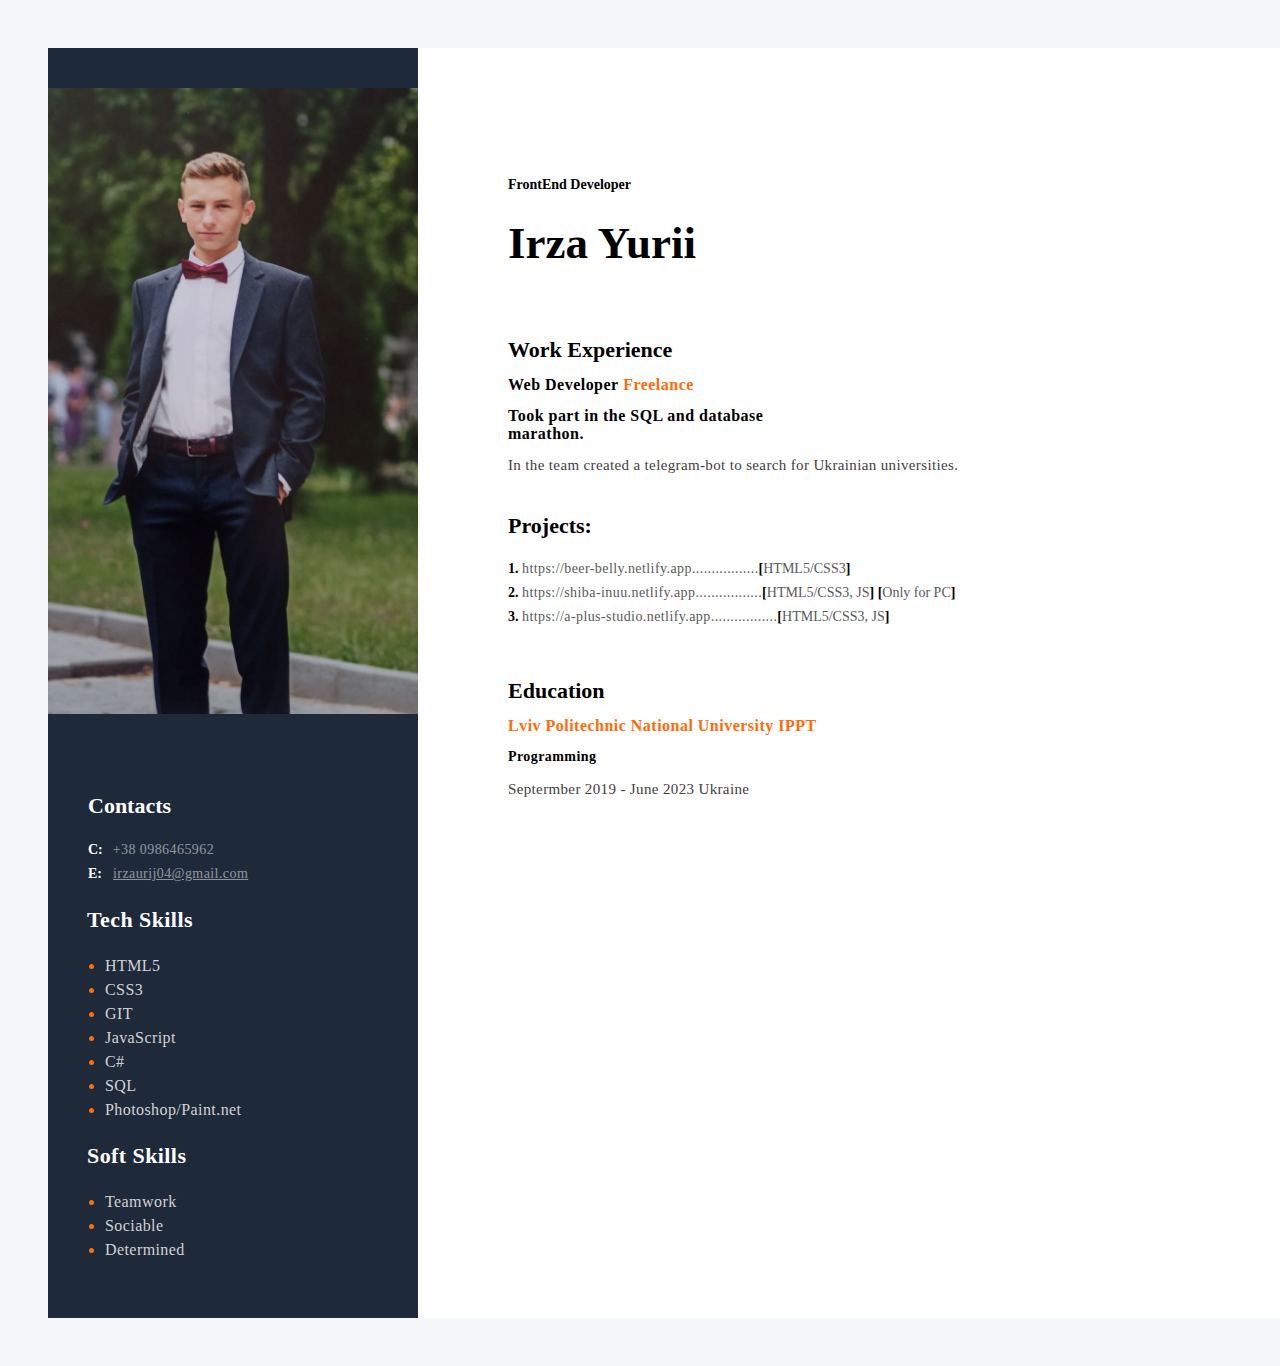
<file: index.html>
<!DOCTYPE html>
<html lang="en">
<head>
    <meta charset="UTF-8">
    <meta name="viewport" content="width=device-width, initial-scale=1.0">
    <link rel="stylesheet" type="text/css" href="style2.css">
    <title> CV </title>
</head>
<body >
 <div class="wrapper">
    <aside class="sidebar">
        <img class="img" src ="Yura.jpg">
    <div class="Contacts">   
    <h3 class="Contacts_title">Contacts</h3>
    <b>C:<a class="tel" href="tel:+38 098 64 65 962">+38 0986465962</a></b><br>
    <b>E:<a class="email" href="email:irzaurij04@gmail.com">irzaurij04@gmail.com</a></b>
</div>
<div class="discs">
    <h3 class="Tech_Skills">Tech Skills</h3>
    <ul>
      <li><span>HTML5</span></li>
      <li><span>CSS3</span></li>
      <li><span>GIT</span></li>
      <li><span>JavaScript</span></li>
      <li><span>C#</span></li>
      <li><span>SQL</span></li>
      <li><span>Photoshop/Paint.net</span></li>
    </ul>  
    <h3 class="soft">Soft Skills</h3>
    <ul>
      <li><span>Teamwork</span></li>
      <li><span>Sociable</span></li>
      <li><span>Determined</span></li>
    </ul>
</div>
</aside>

    <div class="about_me_container">
        <h4 class="info">FrontEnd Developer</h4>
        <h1 class="name">Irza Yurii</h1>
        <br>    
        <h2 class="work">Work Experience</h2>
       
        <h3 class="work1">Web Developer<span class="freelance">&nbsp;Freelance</span></h3>

        <h3 class="work1">Took part in the SQL and database marathon.</h3>
        <br>
        <small>In the team created a telegram-bot to search for Ukrainian universities.</small>
        
        <br><br>
        <h3 class="project">Projects:</h2>
            <ol>
                <li class="number"><span  class="txt"><a style="color: #595959; text-decoration: none;" href="https://beer-belly.netlify.app">https://beer-belly.netlify.app</a>.................</span>[<span class="txt1">HTML5/CSS3</span>]</li>            
                <li class="number"><span  class="txt"><a style="color: #595959; text-decoration: none;" href="https://shiba-inuu.netlify.app">https://shiba-inuu.netlify.app</a>.................</span>[<span class="txt1">HTML5/CSS3, JS</span>] [<span class="txt1">Only for PC</span>]</li>            
                <li class="number"><span  class="txt"><a style="color: #595959; text-decoration: none;" href="https://a-plus-studio.netlify.app">https://a-plus-studio.netlify.app</a>.................</span>[<span class="txt1">HTML5/CSS3, JS</span>]</li>            

            </ol>

        <h2 class="educ">Education</h2><br>
        <h3 class="inst">Lviv Politechnic National University IPPT</h3>
        <h4 class="prog">Programming</h4>
        <small>Septermber 2019 - June 2023  Ukraine</small>
    </div>
    
    
</body>
</html>
</file>
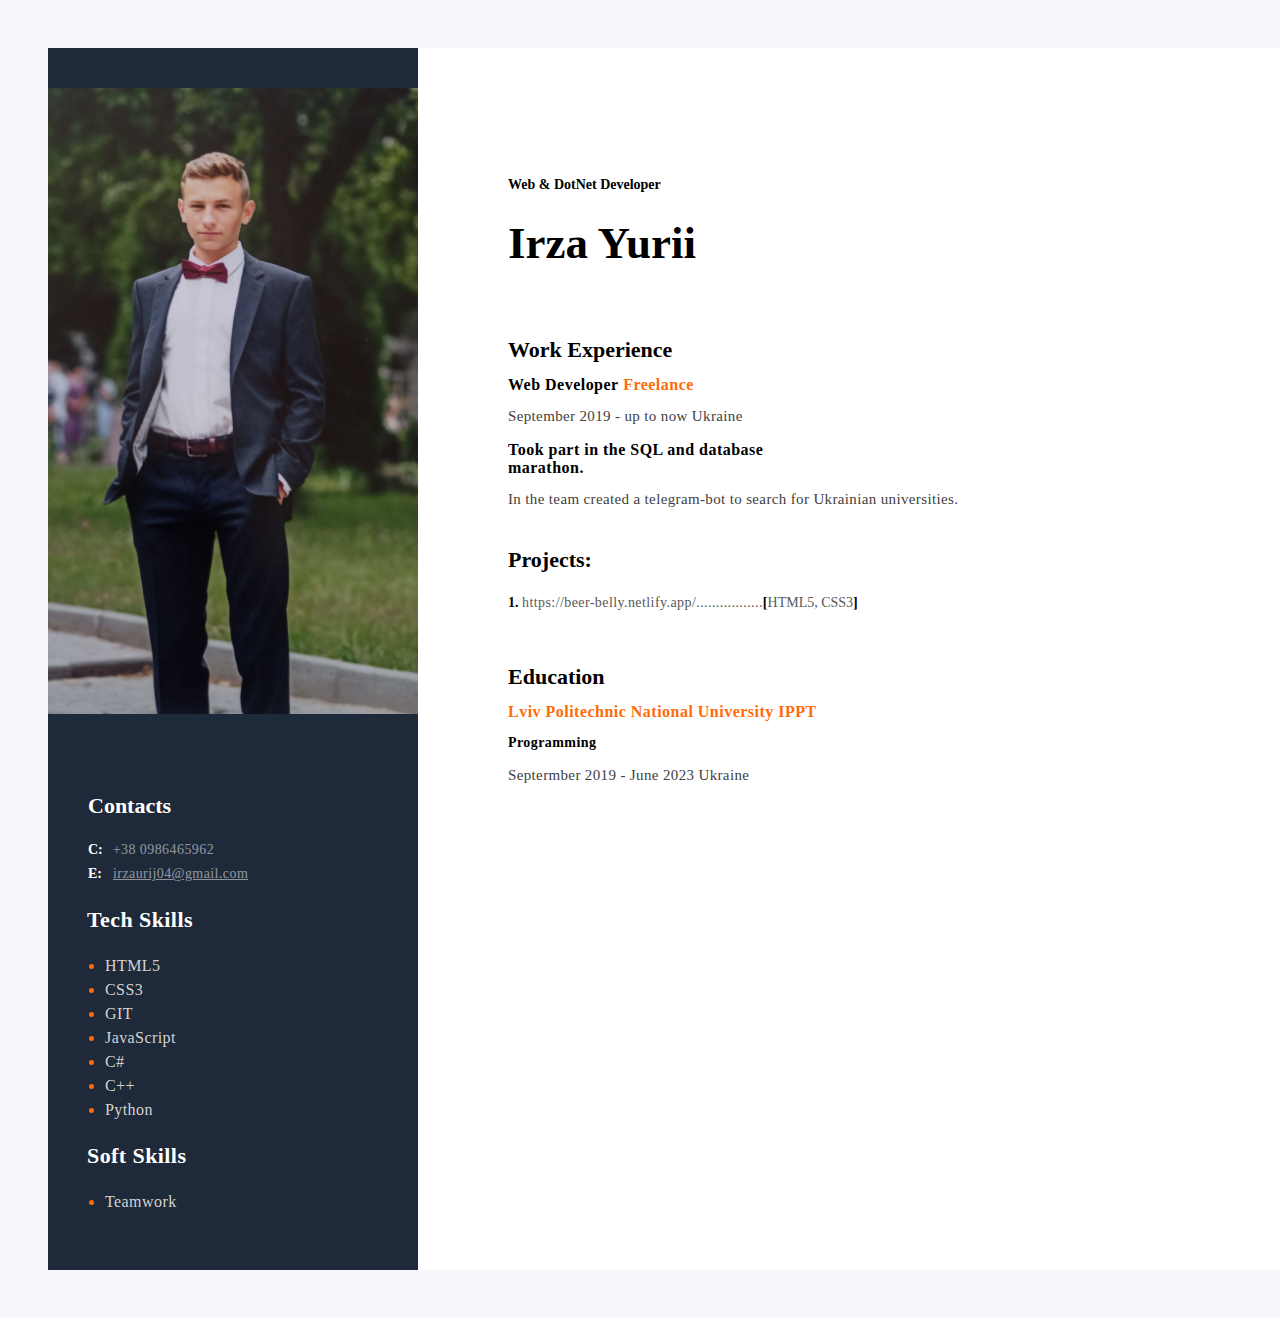
<file: lab2.html>
<!DOCTYPE html>
<html lang="en">
<head>
    <meta charset="UTF-8">
    <meta name="viewport" content="width=device-width, initial-scale=1.0">
    <link rel="stylesheet" type="text/css" href="style2.css">
    <title> CV </title>
</head>
<body >
 <div class="wrapper">
    <aside class="sidebar">
        <img class="img" src ="Yura.jpg">
    <div class="Contacts">   
    <h3 class="Contacts_title">Contacts</h3>
    <b>C:<a class="tel" href="tel:+38 098 64 65 962">+38 0986465962</a></b><br>
    <b>E:<a class="email" href="email:irzaurij04@gmail.com">irzaurij04@gmail.com</a></b>
</div>
<div class="discs">
    <h3 class="Tech_Skills">Tech Skills</h3>
    <ul>
      <li><span>HTML5</span></li>
      <li><span>CSS3</span></li>
      <li><span>GIT</span></li>
      <li><span>JavaScript</span></li>
      <li><span>C#</span></li>
      <li><span>C++</span></li>
      <li><span>Python</span></li>
    </ul>  
    <h3 class="soft">Soft Skills</h3>
    <ul>
      <li><span>Teamwork</span></li>
    </ul>
</div>
</aside>

    <div class="about_me_container">
        <h4 class="info">Web & DotNet Developer</h4>
        <h1 class="name">Irza Yurii</h1>
        <br>    
        <h2 class="work">Work Experience</h2>
       
        <h3 class="work1">Web Developer<span class="freelance">&nbsp;Freelance</span></h3>
        <small>September 2019 - up to now  Ukraine</small>
        <h3 class="work1">Took part in the SQL and database marathon.</h3>
        <br>
        <small>In the team created a telegram-bot to search for Ukrainian universities.</small>
        
        <br><br>
        <h3 class="project">Projects:</h2>
            <ol>
                <li class="number"><span  class="txt"><a style="color: #595959; text-decoration: none;" href="https://beer-belly.netlify.app/">https://beer-belly.netlify.app/</a>.................</span>[<span class="txt1">HTML5, CSS3</span>]</li>            
            </ol>

        <h2 class="educ">Education</h2><br>
        <h3 class="inst">Lviv Politechnic National University IPPT</h3>
        <h4 class="prog">Programming</h4>
        <small>Septermber 2019 - June 2023  Ukraine</small>
    </div>
    
    
</body>
</html>
</file>
<file: style2.css>
body{
    background-color:#f5f7fa;
    padding: 40px; 
    font-family: Montserrat;
}
.wrapper{
    width: 1288px;
    background-color: white;
    display: flex;
}
.sidebar{
    background-color: #1e2939;
    width: 370px;
    padding-top: 40px;
    padding-bottom: 40px;
}
.img{
    width: 370px;
}
.Contacts{
    padding-top: 54px;
    padding-left: 40px;
    padding-right: 40px;
}
.Contacts_title{
    font-family: Montserrat;
    font-size: 22px;
    font-weight: 700;
    line-height: 24px;
    color:white;
    margin-bottom: 20px;

}

b{
    color: #ffffff;
    width: 14px;
    font-family: Montserrat;
    font-size: 14px;
    font-weight: 700;
    line-height: 24px;
}

.tel{
    color: #ffffff;
    opacity: 0.5;
    width: 166px;
    padding-left: 10px;
    font-family: Montserrat;
    font-size: 14px;
    font-weight: 400;
    line-height: 24px;
    letter-spacing: 0.42px;
    text-decoration: none;
}
.email{
    color: #ffffff;
    opacity: 0.5;
    width: 166px;
    font-family: Montserrat;
    font-size: 14px;
    font-weight: 400;
    line-height: 24px;
    padding-left: 11px;
    letter-spacing: 0.42px;
    text-decoration: underline;

}
.discs{
   color: #ff6b08;
   padding-left: 17px;
   font-style: normal;
   letter-spacing: 0.42px;
   line-height: 24px;
   font-family: fantasy;
   font-weight: 400;


}
span{
    color:#D3D3D3;

}
.Tech_Skills{
    padding-left: 22px;
    width: 121px;
    padding-left: 22px;
    font-family: Montserrat;
    font-size: 22px;
    font-weight: 700;
    line-height: 24px;
    color:white;

}
.soft{
    width: 112px;
    padding-left: 22px;
    font-family: Montserrat;
    font-size: 22px;
    font-weight: 700;
    line-height: 24px;
    color:white;
}
.about_me_container{
    padding-bottom: 110px;
    padding-top: 110px;
    padding-left: 90px;
    padding-right: 90px;
}

.info{
    width: 160px;
    color: #000000;
    font-family: Montserrat;
    font-size: 14px;
    font-weight:700;
    letter-spacing: 0.42px;
    line-height: 24px;
    height: 14px;
    font-style: normal;
    letter-spacing: normal;
    line-height: normal;
    margin-bottom: 18px

}
.name{
    height: 45px;
    width: 341px;
    font-family: Montserrat;
    font-size: 45px;
    font-weight: 700;
    line-height: 89px;
    margin-top:-10px;
}
.text{
    width: 413px;
    height: 107px;
    color: #595959;
    font-family: Montserrat;
    font-size: 14px;
    font-weight: 400;
    line-height: 24px;
    letter-spacing: 0.42px;
    line-height: normal;
    font-style: normal;
    text-align: left;
    letter-spacing: normal;
}
.project{
    width: 93px;
    height: 21px;
    font-family: Montserrat;
    font-size: 22px;
    font-weight: 700;
    font-style: normal;
    letter-spacing: normal;
    line-height: 24px;

}
.to{
    
    width: 535px;
    height: 38px;
    color: #595959;
    font-family: Montserrat;
    font-size: 14px;
    font-weight: 400;
    font-style: normal;
    letter-spacing: normal;
    line-height: 24px;
    text-align: left;
    font-style: normal;
    letter-spacing: 0.42px;
    line-height: normal;


}
.to1{
    width: 535px;
    height: 38px;
    color: #595959;
    font-family: Montserrat;
    font-size: 14px;
    font-weight: 400;
    font-style: normal;
    letter-spacing: normal;
    line-height: 24px;
    text-align: left;
    font-style: normal;
    letter-spacing: 0.42px;
    line-height: normal;

}
.to2{
    width: 535px;
    height: 38px;
    color: #595959;
    font-family: Montserrat;
    font-size: 14px;
    font-weight: 400;
    font-style: normal;
    letter-spacing: normal;
    line-height: 24px;
    text-align: left;
    font-style: normal;
    letter-spacing: 0.42px;
    line-height: normal;        
}
.number{
    color:black;
    font-size: 14px;
    font-weight: 700;
    line-height: 24px;
}
ol{
    padding-left: 14px;
}
.txt{
    width: 189px;
    height: 63px;
    color: #595959;
    font-family: Montserrat;
    font-size: 14px;
    font-weight: 400;
    font-style: normal;
    letter-spacing: normal;
    line-height: 24px;
    text-align: left;
    text-decoration: none;
    font-style: normal;
    letter-spacing: 0.42px;
    line-height: normal;
}
.txt1{
    width: 138px;
    height: 62px;
    color: #595959;
    font-family: Montserrat;
    font-size: 14px;
    font-weight: 400;
    font-style: normal;
    letter-spacing: normal;
    line-height: 24px;
    text-align: left;

}
.work{
    
    width: 197px;
    height: 21px;
    color: #000000;
    font-family: Montserrat;
    font-size: 22px;
    font-weight: 700;
    font-style: normal;
    letter-spacing: normal;
    line-height: 24px;
    text-align: left;
    font-style: normal;
    letter-spacing: normal;
    line-height: normal;
    padding-top: 27px;
}
.work1{
    width: 275px;
    height: 15px;
    color: #000000;
    font-family: Montserrat;
    font-size: 16px;
    font-weight: 700;
    font-style: normal;
    letter-spacing: normal;
    line-height: 24px;
    text-align: left;
    font-style: normal;
    letter-spacing: 0.48px;
    line-height: normal;
}
.freelance{
    color: #ff6b08;
    font-style: normal;
    letter-spacing: 0.48px;
    line-height: normal;
}

.roga{
color: #ff6b08;
font-style: normal;
letter-spacing: 0.48px;
line-height: normal;
}

.roga1{
color: #ff6b08;
font-style: normal;
letter-spacing: 0.48px;
line-height: normal;

}
small{
    width: 179px;
    height: 13px;
    color: #424040;
    font-family: Montserrat;
    font-size: 15px;
    font-weight: 400;
    font-style: normal;
    letter-spacing: normal;
    line-height: 24px;
    text-align: left;
    font-style: normal;
    letter-spacing: 0.36px;
    line-height: normal;
}


.textarea{
    width: 535px;
    height: 38px;
    color: #595959;
    font-family: Montserrat;
    font-size: 14px;
    font-weight: 400;
    font-style: normal;
    letter-spacing: normal;
    line-height: 24px;
    font-style: normal;
    letter-spacing: 0.42px;
    line-height: normal;
}
.textarea1{
    width: 411px;
    height: 14px;
    color: #595959;
    font-family: Montserrat;
    font-size: 14px;
    font-weight: 400;
    font-style: normal;
    letter-spacing: normal;
    line-height: 24px;
    font-style: normal;
    letter-spacing: 0.42px;
    line-height: normal;
}
.textarea2{
    width: 537px;
    height: 14px;
    color: #595959;
    font-family: Montserrat;
    font-size: 14px;
    font-weight: 400;
    font-style: normal;
    letter-spacing: normal;
    font-style: normal;
    letter-spacing: 0.42px;
    line-height: normal;
}
.textarea3{    
    width: 534px;
    height: 38px;
    color: #595959;
    font-family: Montserrat;
    font-size: 14px;
    font-weight: 400;
    font-style: normal;
    letter-spacing: normal;
    font-style: normal;
    letter-spacing: 0.42px;
    line-height: normal;
}
.textarea4{

    width: 534px;
    height: 38px;
    color: #595959;
    font-family: Montserrat;
    font-size: 14px;
    font-weight: 400;
    font-style: normal;
    letter-spacing: normal;
    text-align: left;
    font-style: normal;
    letter-spacing: 0.42px;
    line-height: normal;
}
.textarea5{
    width: 534px;
    height: 38px;
    color: #595959;
    font-family: Montserrat;
    font-size: 14px;
    font-weight: 400;
    font-style: normal;
    letter-spacing: normal;
    font-style: normal;
    letter-spacing: 0.42px;
    line-height: normal;
}
.educ{
    width: 115px;
    height: 17px;
    color: #000000;
    font-family: Montserrat;
    font-size: 22px;
    font-weight: 700;
    font-style: normal;
    letter-spacing: normal;
    line-height: 86px;
    font-style: normal;
    letter-spacing: normal;
    
}

.inst{
    width: 705px;
    height: 16px;
    color: #ff6b08;
    font-family: Montserrat;
    font-size: 16px;
    font-weight: 700;
    font-style: normal;
    letter-spacing: normal;
    line-height: 4px;
    font-style: normal;
    letter-spacing: 0.48px;
    line-height: normal;
}

.prog{
    width: 102px;
    height: 13px;
    color: #000000;
    font-family: Montserrat;
    font-size: 14px;
    font-weight: 700;
    font-style: normal;
    letter-spacing: normal;
    font-style: normal;
    letter-spacing: 0.42px;
    padding-top: -58px;
    margin-top: 9px;
}
</file>
